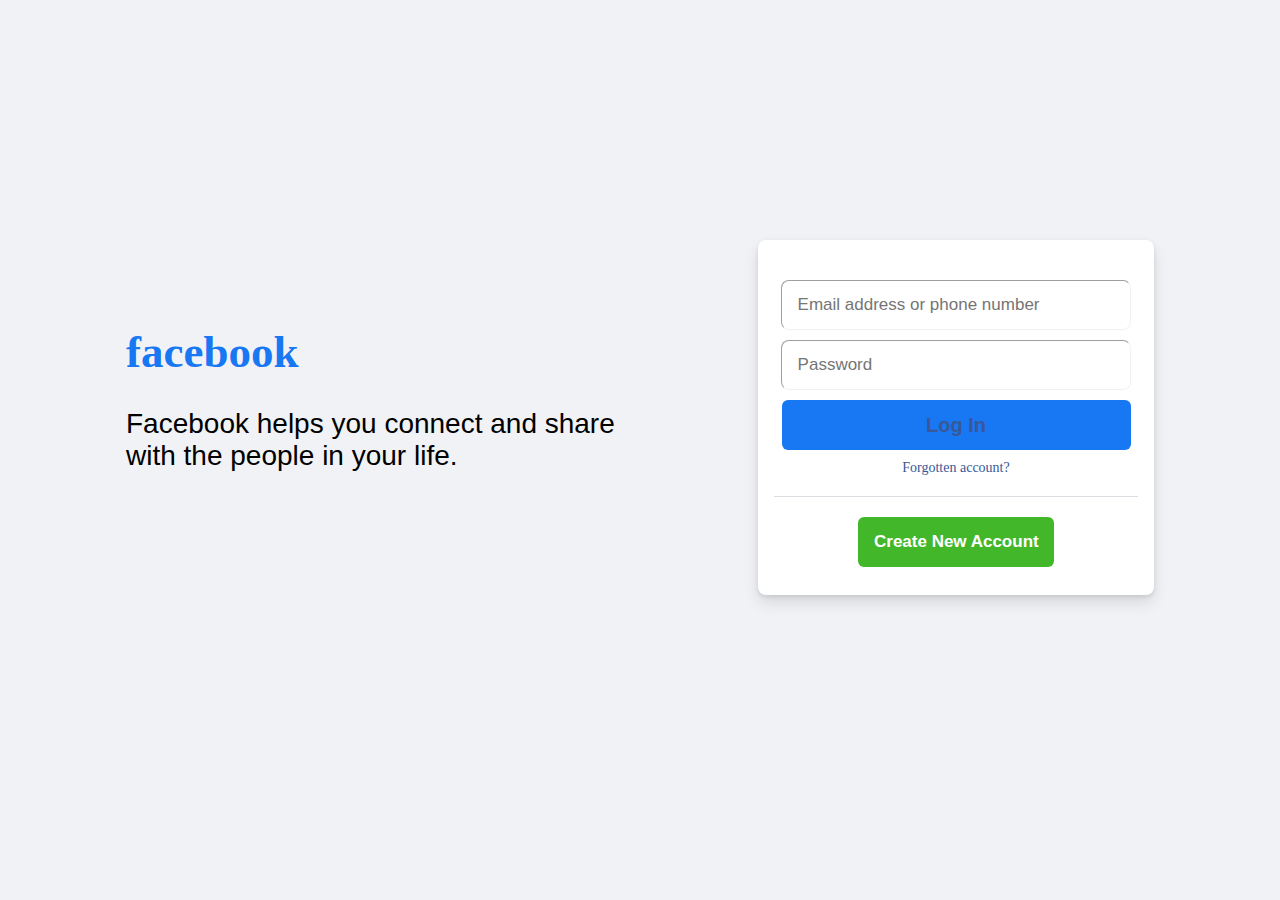
<file: index.html>
<!DOCTYPE html>
<html>
<head>
   
   <title>Facebook UI</title>
    <meta name="viewport" content="width=device-width">
   <link rel="stylesheet" type="text/css" href="css/style.css">
   <link rel="stylesheet" type="text/css" href="css/all.min.css">
  <link rel="stylesheet" type="text/css" href="css/fontawesome.min.css">

</head>
<body>
      <div class="container" id="contain">
         <div class="facebook" >
            <h1 id="h1">facebook</h1>
            <p id="p">Facebook helps you connect and share with the people in your life.</p>
         </div>
           <div id="img1" class="login">
               <form>
                  <div id="e" class="email"></dic><input  type="text" name="email" placeholder="Email address or phone number"></div>
                  <div id="pas" class="password"><input type="password" name="password" placeholder="Password"></div>
                  <button id="log" class="log" ><a href="homepage2.html">Log In</a></button>
                  <div id="li" class="link"><a href="#">Forgotten account?</a></div>
                  <div id="ln" class="line"></div> 
                  <button class="signup" id="hira" ><a class="sl" href="signUpform.html">Create New Account</a></button>
               </form>
           </div>
      </div>
</body>
</html>
</file>
<file: css/style.css>
body{
    background-color: #f0f2f5;
}

.container{
    background-color: #f0f2f5;
    display:flex;
    justify-content: center;
    margin-top: 200px;
    align-items: center;
    
    
}
.signf{
    margin-top:-100px;
    margin-left: 400px;
    background-color:white;
    width:432px;
}
.facebook{
    flex-basis: 50%;
}
.facebook p{
    font-family: SFProDisplay-Regular, Helvetica, Arial, sans-serif;
    font-size: 28px;
    font-weight: normal;
    line-height: 32px;
    width: 500px;
}
.facebook h1{
    color:#1877F2;
    font-family: Tahoma;
    font-size: 45px;
}
.login{
    
    align-items: center;
    background-color: #fff;
    border: none;
    border-radius: 8px;
    box-shadow: 0 2px 4px rgba(0, 0, 0, .1), 0 8px 16px rgba(0, 0, 0, .1);
    box-sizing: border-box;
    margin: 40px 0 0;
    padding: 20px 0 28px;
    width: 396px;


}
/*.email input{
    width:25%;
    margin:5px;
    flex-basis: 10px;
}*/
  input{
    width: 80%;
    height:20px;
    border-radius: 8px;
    border-color: #f0f2f5;
    border-width:1.5px;
    font-size: 17px;
    padding: 14px 16px;
    
}

.email{
    padding-bottom: 10px;
}
.password{
    padding-bottom: 10px;
}


button{
    border-radius: 6px;
    font-size: 20px;
    line-height: 40px;
    padding: 0 16px;
    width: 349px;
    height: 50px;
    border-top-color: initial;
    border-top-style: none;
    border-top-width: initial;
    border-right-color: initial;
    border-right-style: none;
    border-right-width: initial;
    border-bottom-color: initial;
    border-bottom-style: none;
    border-bottom-width: initial;
    border-left-color: initial;
    border-left-style: none;
    border-left-width: initial;
    border-image-source: initial;
    border-image-slice: initial;
    border-image-width: initial;
    border-image-outset: initial;
    border-image-repeat: initial;

}
button.log{
    background-color: #1877f2;
    color:white;
    font-weight: bold;
    cursor: pointer;

}
button.signup{
    background-color:#42b72a;
    color:white;
    width:196px;
    cursor: pointer;
    display: inline-block;
    text-decoration: none;
    white-space: nowrap;
    font-weight: bold;
    font-size: 17px;
    justify-content: center;
}
.sl{
    color:white;
}

.link{
    color: #1877f2;
    font-size: 14px;
    font-weight: 500;
    padding-top: 10px;
}
a{
    color: #385898;
    cursor: pointer;
    text-decoration: none;
    text-decoration-line: none;
    text-decoration-style: initial;
    text-decoration-color: initial
}
.line{
    align-items: center;
    border-bottom: 1px solid #dadde1;
    border-bottom-width: 1px;
    border-bottom-style: solid;
    border-bottom-color: rgb(218, 221, 225);
    display: flex;
    margin: 20px 16px;
    text-align: center;
}
form{
    padding-top:20px;
    text-align: center;
}

@media screen and (max-width:400px){
    .container{
        flex-direction:column;
    }
    h1{
        margin-left:100px;
    }
    .facebook{
        font-size:30px;
        margin-left:auto;
        margin-top:-200px;

    }
    .login{
        width:500px;
        height:400px;
        margin-right:-220px;
        margin-top:-0px
    }

}
</file>
